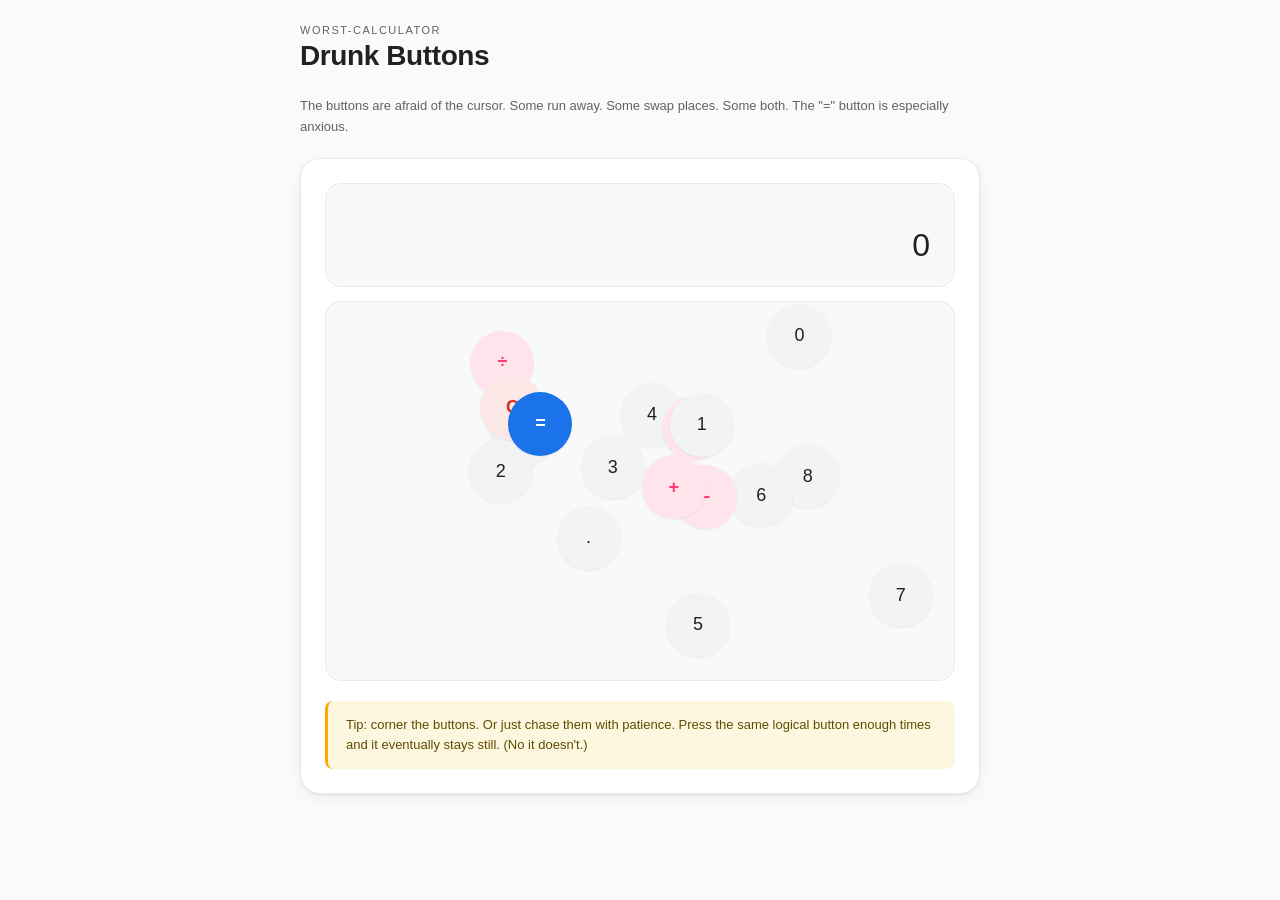
<file: app/index.html>
<!doctype html>
<html lang="en">
<head>
  <meta charset="utf-8" />
  <meta name="viewport" content="width=device-width, initial-scale=1" />
  <title>Worst Calculator — Drunk Buttons</title>
  <link rel="stylesheet" href="style.css" />
</head>
<body>
  <main class="shell">
    <header class="brand">
      <span class="label">worst-calculator</span>
      <h1>Drunk Buttons</h1>
    </header>

    <p class="subtitle">
      The buttons are afraid of the cursor. Some run away. Some swap places. Some both.
      The "=" button is especially anxious.
    </p>

    <div class="calc">
      <div class="display">
        <span class="small" id="expr">&nbsp;</span>
        <span id="result">0</span>
      </div>

      <div class="drunk-grid" id="grid"></div>

      <div class="hint">
        Tip: corner the buttons. Or just chase them with patience.
        Press the same logical button enough times and it eventually stays still. (No it doesn't.)
      </div>
    </div>
  </main>

  <script src="drunk.js"></script>
</body>
</html>
</file>
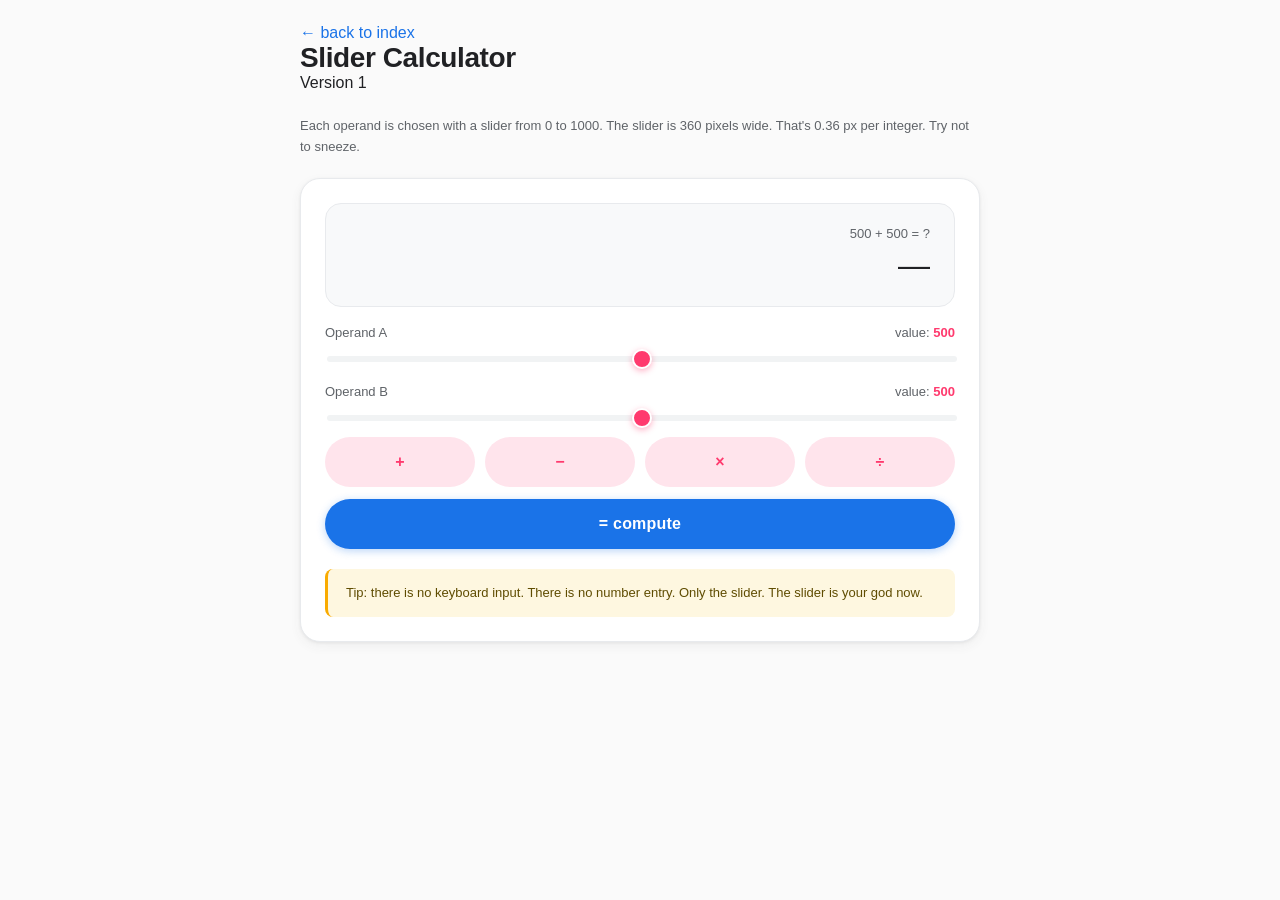
<file: app/versions/v1-slider.html>
<!doctype html>
<html lang="en">
<head>
  <meta charset="utf-8" />
  <meta name="viewport" content="width=device-width, initial-scale=1" />
  <title>v1 — Slider Calculator</title>
  <link rel="stylesheet" href="../style.css" />
</head>
<body>
  <div class="shell">
    <a class="back" href="../index.html">← back to index</a>
    <div class="brand">
      <h1>Slider Calculator</h1>
      <span class="tag">Version 1</span>
    </div>
    <p class="subtitle">
      Each operand is chosen with a slider from 0 to 1000. The slider is 360 pixels wide.
      That's 0.36 px per integer. Try not to sneeze.
    </p>

    <div class="calc">
      <div class="display">
        <span class="small" id="expr">A op B = ?</span>
        <span id="result">—</span>
      </div>

      <div class="slider-row">
        <label><span>Operand A</span><span>value: <span class="val" id="aVal">500</span></span></label>
        <input type="range" id="a" min="0" max="1000" value="500" />
      </div>

      <div class="slider-row">
        <label><span>Operand B</span><span>value: <span class="val" id="bVal">500</span></span></label>
        <input type="range" id="b" min="0" max="1000" value="500" />
      </div>

      <div class="row">
        <button class="btn op" data-op="+">+</button>
        <button class="btn op" data-op="-">−</button>
        <button class="btn op" data-op="*">×</button>
        <button class="btn op" data-op="/">÷</button>
      </div>
      <div class="row">
        <button class="btn eq" id="eq">= compute</button>
      </div>

      <div class="hint">
        Tip: there is no keyboard input. There is no number entry. Only the slider.
        The slider is your god now.
      </div>
    </div>
  </div>

  <script src="v1-slider.js"></script>
</body>
</html>
</file>
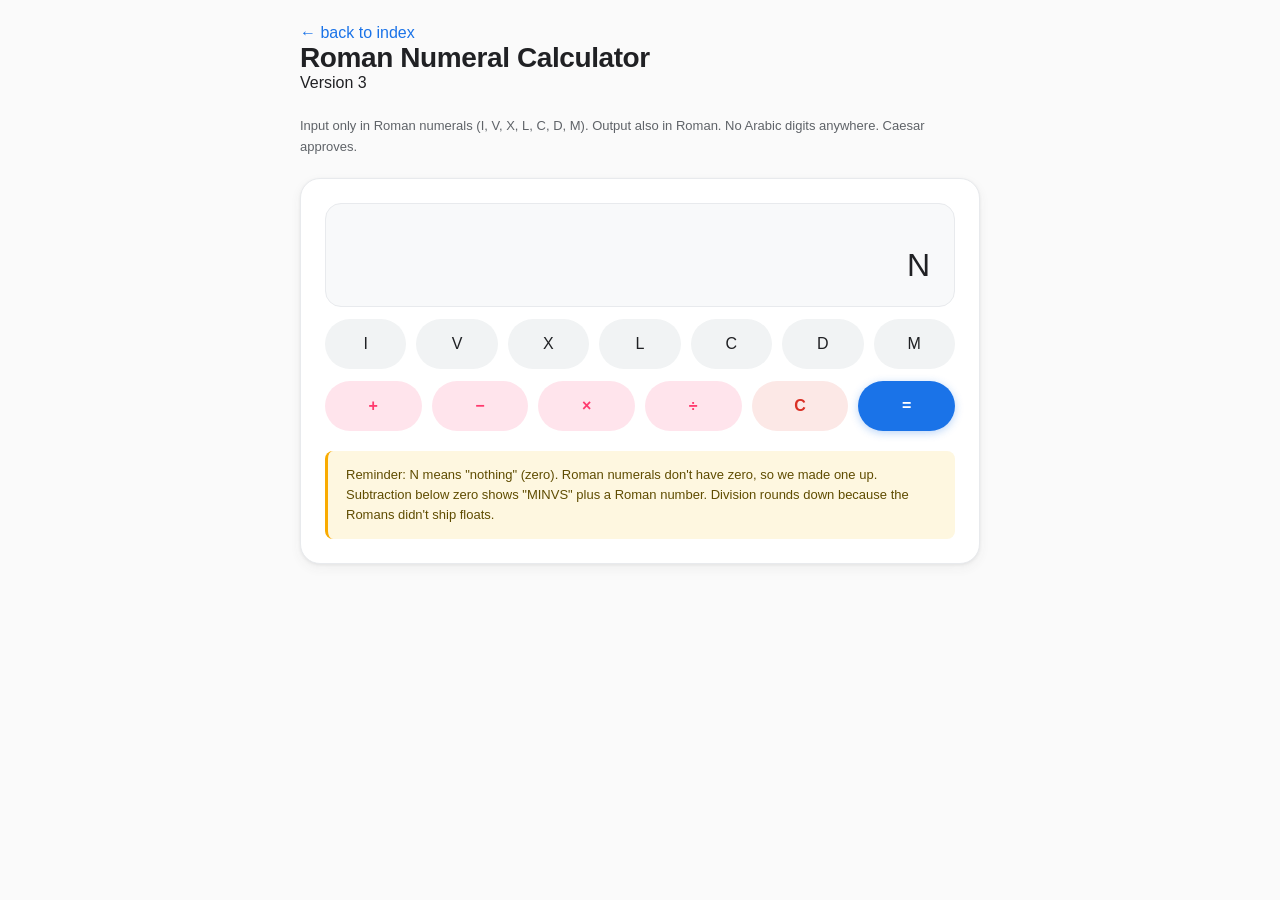
<file: app/versions/v3-roman.html>
<!doctype html>
<html lang="en">
<head>
  <meta charset="utf-8" />
  <meta name="viewport" content="width=device-width, initial-scale=1" />
  <title>v3 — Roman Numeral Calculator</title>
  <link rel="stylesheet" href="../style.css" />
</head>
<body>
  <div class="shell">
    <a class="back" href="../index.html">← back to index</a>
    <div class="brand">
      <h1>Roman Numeral Calculator</h1>
      <span class="tag">Version 3</span>
    </div>
    <p class="subtitle">
      Input only in Roman numerals (I, V, X, L, C, D, M). Output also in Roman.
      No Arabic digits anywhere. Caesar approves.
    </p>

    <div class="calc">
      <div class="display">
        <span class="small" id="expr">&nbsp;</span>
        <span id="result">N</span>
      </div>

      <div class="row">
        <button class="btn" data-c="I">I</button>
        <button class="btn" data-c="V">V</button>
        <button class="btn" data-c="X">X</button>
        <button class="btn" data-c="L">L</button>
        <button class="btn" data-c="C">C</button>
        <button class="btn" data-c="D">D</button>
        <button class="btn" data-c="M">M</button>
      </div>
      <div class="row">
        <button class="btn op" data-op="+">+</button>
        <button class="btn op" data-op="-">−</button>
        <button class="btn op" data-op="*">×</button>
        <button class="btn op" data-op="/">÷</button>
        <button class="btn clear" id="clr">C</button>
        <button class="btn eq" id="eq">=</button>
      </div>

      <div class="hint">
        Reminder: N means "nothing" (zero). Roman numerals don't have zero,
        so we made one up. Subtraction below zero shows "MINVS" plus a Roman number.
        Division rounds down because the Romans didn't ship floats.
      </div>
    </div>
  </div>

  <script src="v3-roman.js"></script>
</body>
</html>
</file>
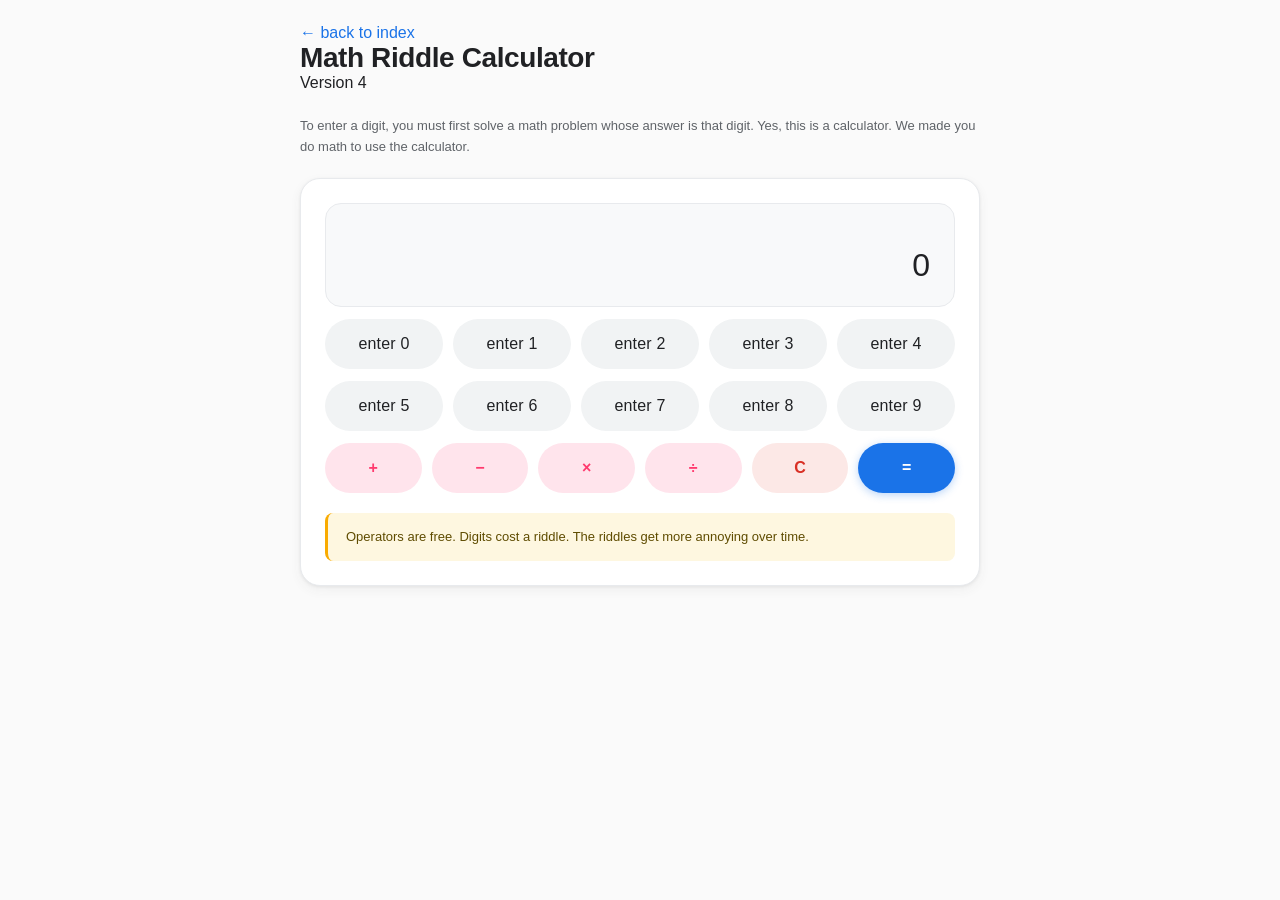
<file: app/versions/v4-riddle.html>
<!doctype html>
<html lang="en">
<head>
  <meta charset="utf-8" />
  <meta name="viewport" content="width=device-width, initial-scale=1" />
  <title>v4 — Math Riddle Calculator</title>
  <link rel="stylesheet" href="../style.css" />
</head>
<body>
  <div class="shell">
    <a class="back" href="../index.html">← back to index</a>
    <div class="brand">
      <h1>Math Riddle Calculator</h1>
      <span class="tag">Version 4</span>
    </div>
    <p class="subtitle">
      To enter a digit, you must first solve a math problem whose answer is that digit.
      Yes, this is a calculator. We made you do math to use the calculator.
    </p>

    <div class="calc">
      <div class="display">
        <span class="small" id="expr">&nbsp;</span>
        <span id="result">0</span>
      </div>

      <div class="row">
        <button class="btn" data-d="0">enter 0</button>
        <button class="btn" data-d="1">enter 1</button>
        <button class="btn" data-d="2">enter 2</button>
        <button class="btn" data-d="3">enter 3</button>
        <button class="btn" data-d="4">enter 4</button>
      </div>
      <div class="row">
        <button class="btn" data-d="5">enter 5</button>
        <button class="btn" data-d="6">enter 6</button>
        <button class="btn" data-d="7">enter 7</button>
        <button class="btn" data-d="8">enter 8</button>
        <button class="btn" data-d="9">enter 9</button>
      </div>
      <div class="row">
        <button class="btn op" data-op="+">+</button>
        <button class="btn op" data-op="-">−</button>
        <button class="btn op" data-op="*">×</button>
        <button class="btn op" data-op="/">÷</button>
        <button class="btn clear" id="clr">C</button>
        <button class="btn eq" id="eq">=</button>
      </div>

      <div class="hint">
        Operators are free. Digits cost a riddle. The riddles get more annoying over time.
      </div>
    </div>
  </div>

  <div class="modal-bg" id="modal">
    <div class="modal">
      <h3>Solve to enter <span id="targetDigit">?</span></h3>
      <div class="riddle-q" id="riddleQ">2 + 2 = ?</div>
      <input type="text" class="riddle-input" id="riddleA" autocomplete="off" />
      <div class="error-msg" id="riddleErr">&nbsp;</div>
      <div class="modal-actions">
        <button class="btn clear" id="cancel">cancel</button>
        <button class="btn eq" id="submit">submit</button>
      </div>
    </div>
  </div>

  <script src="v4-riddle.js"></script>
</body>
</html>
</file>
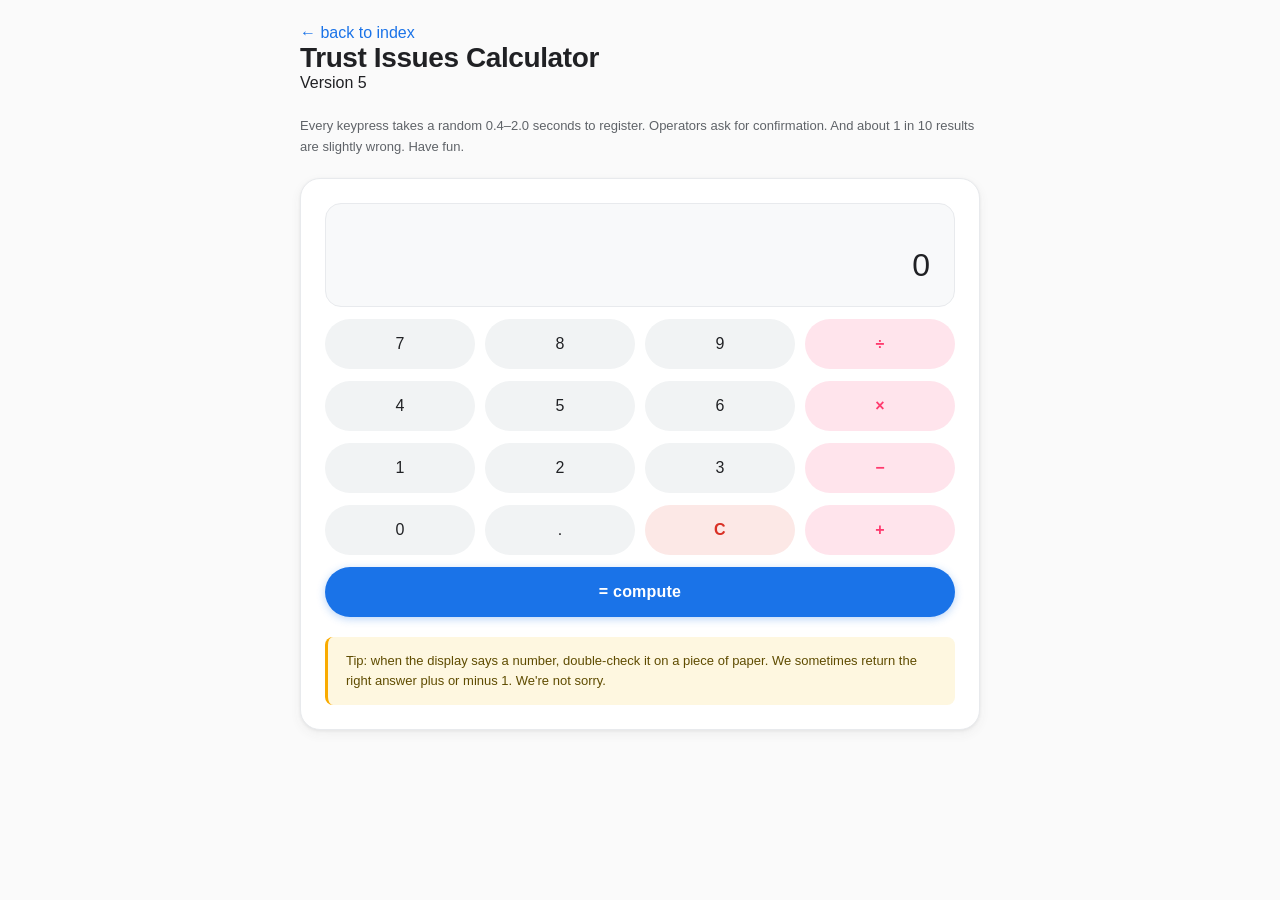
<file: app/versions/v5-trust.html>
<!doctype html>
<html lang="en">
<head>
  <meta charset="utf-8" />
  <meta name="viewport" content="width=device-width, initial-scale=1" />
  <title>v5 — Trust Issues Calculator</title>
  <link rel="stylesheet" href="../style.css" />
</head>
<body>
  <div class="shell">
    <a class="back" href="../index.html">← back to index</a>
    <div class="brand">
      <h1>Trust Issues Calculator</h1>
      <span class="tag">Version 5</span>
    </div>
    <p class="subtitle">
      Every keypress takes a random 0.4–2.0 seconds to register. Operators ask for confirmation.
      And about 1 in 10 results are slightly wrong. Have fun.
    </p>

    <div class="calc">
      <div class="display">
        <span class="small" id="expr"><span id="status">&nbsp;</span></span>
        <span id="result">0</span>
      </div>

      <div class="row">
        <button class="btn" data-d="7">7</button>
        <button class="btn" data-d="8">8</button>
        <button class="btn" data-d="9">9</button>
        <button class="btn op" data-op="/">÷</button>
      </div>
      <div class="row">
        <button class="btn" data-d="4">4</button>
        <button class="btn" data-d="5">5</button>
        <button class="btn" data-d="6">6</button>
        <button class="btn op" data-op="*">×</button>
      </div>
      <div class="row">
        <button class="btn" data-d="1">1</button>
        <button class="btn" data-d="2">2</button>
        <button class="btn" data-d="3">3</button>
        <button class="btn op" data-op="-">−</button>
      </div>
      <div class="row">
        <button class="btn" data-d="0">0</button>
        <button class="btn" data-d=".">.</button>
        <button class="btn clear" id="clr">C</button>
        <button class="btn op" data-op="+">+</button>
      </div>
      <div class="row">
        <button class="btn eq" id="eq">= compute</button>
      </div>

      <div class="hint">
        Tip: when the display says a number, double-check it on a piece of paper.
        We sometimes return the right answer plus or minus 1. We're not sorry.
      </div>
    </div>
  </div>

  <div class="modal-bg" id="modal">
    <div class="modal">
      <h3 id="confirmTitle">Are you sure?</h3>
      <p id="confirmBody" style="color: var(--muted); font-size: 14px;">
        You pressed a button. Do you really want to do that?
      </p>
      <div class="modal-actions">
        <button class="btn clear" id="no">No</button>
        <button class="btn eq" id="yes">Yes</button>
      </div>
    </div>
  </div>

  <script src="v5-trust.js"></script>
</body>
</html>
</file>
<file: app/style.css>
:root {
  --bg: #fafafa;
  --surface: #ffffff;
  --surface-2: #f8f9fa;
  --button-bg: #f1f3f4;
  --button-hover: #e8eaed;
  --fg: #202124;
  --muted: #5f6368;
  --accent: #ff3a6e;
  --accent-soft: #ffe4ec;
  --accent-hover: #ffd0dd;
  --primary: #1a73e8;
  --primary-soft: #e8f0fe;
  --primary-hover: #1557b0;
  --bad: #d93025;
  --bad-soft: #fce8e6;
  --warn: #f9ab00;
  --warn-soft: #fef7e0;
  --good: #188038;
  --border: #e8eaed;
  --shadow-sm: 0 1px 2px rgba(60, 64, 67, 0.08);
  --shadow-md: 0 1px 3px rgba(60, 64, 67, 0.08), 0 4px 12px rgba(60, 64, 67, 0.06);
  --shadow-lg: 0 10px 40px rgba(60, 64, 67, 0.12);
}

* { box-sizing: border-box; }

html, body {
  margin: 0;
  padding: 0;
  background: var(--bg);
  color: var(--fg);
  font-family: "Google Sans", -apple-system, BlinkMacSystemFont, "Segoe UI", Roboto, Helvetica, Arial, sans-serif;
  min-height: 100vh;
  -webkit-font-smoothing: antialiased;
}

a { color: var(--primary); text-decoration: none; }
a:hover { text-decoration: underline; }


.shell {
  max-width: 720px;
  margin: 0 auto;
  padding: 24px 20px 80px;
}

.brand {
  margin-bottom: 24px;
}

.brand .label {
  display: block;
  font-size: 11px;
  letter-spacing: 1.5px;
  text-transform: uppercase;
  color: var(--muted);
  font-weight: 500;
  margin-bottom: 4px;
}

.brand h1 {
  font-size: 28px;
  font-weight: 600;
  letter-spacing: -0.4px;
  margin: 0;
}

.subtitle {
  color: var(--muted);
  margin: 0 0 20px;
  font-size: 13px;
  line-height: 1.6;
}

.calc {
  background: var(--surface);
  border: 1px solid var(--border);
  border-radius: 20px;
  padding: 24px;
  box-shadow: var(--shadow-md);
}

.display {
  background: var(--surface-2);
  border: 1px solid var(--border);
  border-radius: 16px;
  padding: 22px 24px;
  font-size: 32px;
  text-align: right;
  min-height: 80px;
  word-break: break-all;
  font-feature-settings: "tnum";
  color: var(--fg);
}

.display .small {
  display: block;
  color: var(--muted);
  font-size: 13px;
  margin-bottom: 6px;
  text-align: right;
  font-weight: 400;
}

.row {
  display: flex;
  gap: 10px;
  margin-top: 12px;
  flex-wrap: wrap;
}

button.btn {
  background: var(--button-bg);
  color: var(--fg);
  border: none;
  border-radius: 999px;
  padding: 16px 20px;
  font-size: 16px;
  font-weight: 500;
  font-family: inherit;
  cursor: pointer;
  flex: 1;
  min-width: 56px;
  transition: background 0.12s, transform 0.06s, box-shadow 0.12s;
  letter-spacing: 0.2px;
}
button.btn:hover { background: var(--button-hover); }
button.btn:active { transform: scale(0.97); }

button.btn.op {
  background: var(--accent-soft);
  color: var(--accent);
  font-weight: 600;
}
button.btn.op:hover { background: var(--accent-hover); }

button.btn.eq {
  background: var(--primary);
  color: #fff;
  font-weight: 600;
  box-shadow: 0 2px 8px rgba(26, 115, 232, 0.3);
}
button.btn.eq:hover { background: var(--primary-hover); }

button.btn.clear {
  background: var(--bad-soft);
  color: var(--bad);
  font-weight: 600;
}
button.btn.clear:hover { background: #fbd5d2; }

.hint {
  margin-top: 20px;
  padding: 14px 18px;
  background: var(--warn-soft);
  border-left: 3px solid var(--warn);
  color: #5f4c00;
  font-size: 13px;
  border-radius: 8px;
  line-height: 1.55;
}

input[type="range"] {
  width: 100%;
  height: 6px;
  appearance: none;
  background: var(--button-bg);
  border-radius: 999px;
  outline: none;
}
input[type="range"]::-webkit-slider-thumb {
  appearance: none;
  width: 20px;
  height: 20px;
  background: var(--accent);
  border-radius: 50%;
  cursor: pointer;
  box-shadow: 0 2px 6px rgba(255, 58, 110, 0.4);
  border: 2px solid #fff;
}
input[type="range"]::-moz-range-thumb {
  width: 20px;
  height: 20px;
  background: var(--accent);
  border-radius: 50%;
  cursor: pointer;
  box-shadow: 0 2px 6px rgba(255, 58, 110, 0.4);
  border: 2px solid #fff;
}

.slider-row {
  margin-top: 18px;
}
.slider-row label {
  display: flex;
  justify-content: space-between;
  font-size: 13px;
  color: var(--muted);
  margin-bottom: 8px;
  font-weight: 500;
}
.slider-row .val { color: var(--accent); font-weight: 600; }

.modal-bg {
  position: fixed;
  inset: 0;
  background: rgba(32, 33, 36, 0.45);
  display: none;
  align-items: center;
  justify-content: center;
  z-index: 100;
  backdrop-filter: blur(2px);
}
.modal-bg.open { display: flex; }
.modal {
  background: var(--surface);
  border: 1px solid var(--border);
  border-radius: 20px;
  padding: 28px;
  max-width: 380px;
  width: 90%;
  text-align: center;
  box-shadow: var(--shadow-lg);
}
.modal h3 { margin-top: 0; color: var(--fg); }
.modal p { color: var(--muted); }
.modal .modal-actions { display: flex; gap: 10px; margin-top: 20px; }

.drunk-grid {
  position: relative;
  height: 380px;
  background: var(--surface-2);
  border: 1px solid var(--border);
  border-radius: 16px;
  margin-top: 14px;
  overflow: hidden;
}
.drunk-btn {
  position: absolute;
  width: 64px;
  height: 64px;
  background: var(--button-bg);
  color: var(--fg);
  border: none;
  border-radius: 999px;
  font-size: 18px;
  font-weight: 500;
  cursor: pointer;
  font-family: inherit;
  box-shadow: var(--shadow-sm);
  transition: left 0.18s ease, top 0.18s ease, transform 0.1s, box-shadow 0.15s;
}
.drunk-btn:hover { box-shadow: var(--shadow-md); }
.drunk-btn.op { background: var(--accent-soft); color: var(--accent); font-weight: 600; }
.drunk-btn.eq { background: var(--primary); color: #fff; font-weight: 600; }
.drunk-btn.clear { background: var(--bad-soft); color: var(--bad); font-weight: 600; }

.riddle-q {
  background: var(--surface-2);
  border: 1px solid var(--border);
  border-radius: 12px;
  padding: 18px;
  margin-top: 14px;
  text-align: center;
  font-size: 18px;
  color: var(--fg);
}
.riddle-input {
  background: var(--surface);
  border: 1px solid var(--border);
  color: var(--fg);
  border-radius: 12px;
  padding: 14px;
  font-family: inherit;
  font-size: 18px;
  width: 100%;
  text-align: center;
  margin-top: 12px;
  transition: border-color 0.15s, box-shadow 0.15s;
}
.riddle-input:focus {
  outline: none;
  border-color: var(--accent);
  box-shadow: 0 0 0 3px var(--accent-soft);
}
.error-msg {
  color: var(--bad);
  font-size: 13px;
  margin-top: 8px;
  text-align: center;
  min-height: 18px;
  font-weight: 500;
}

.spinner {
  display: inline-block;
  width: 14px;
  height: 14px;
  border: 2px solid var(--border);
  border-top-color: var(--accent);
  border-radius: 50%;
  animation: spin 0.6s linear infinite;
  vertical-align: middle;
  margin-right: 6px;
}
@keyframes spin { to { transform: rotate(360deg); } }
</file>
